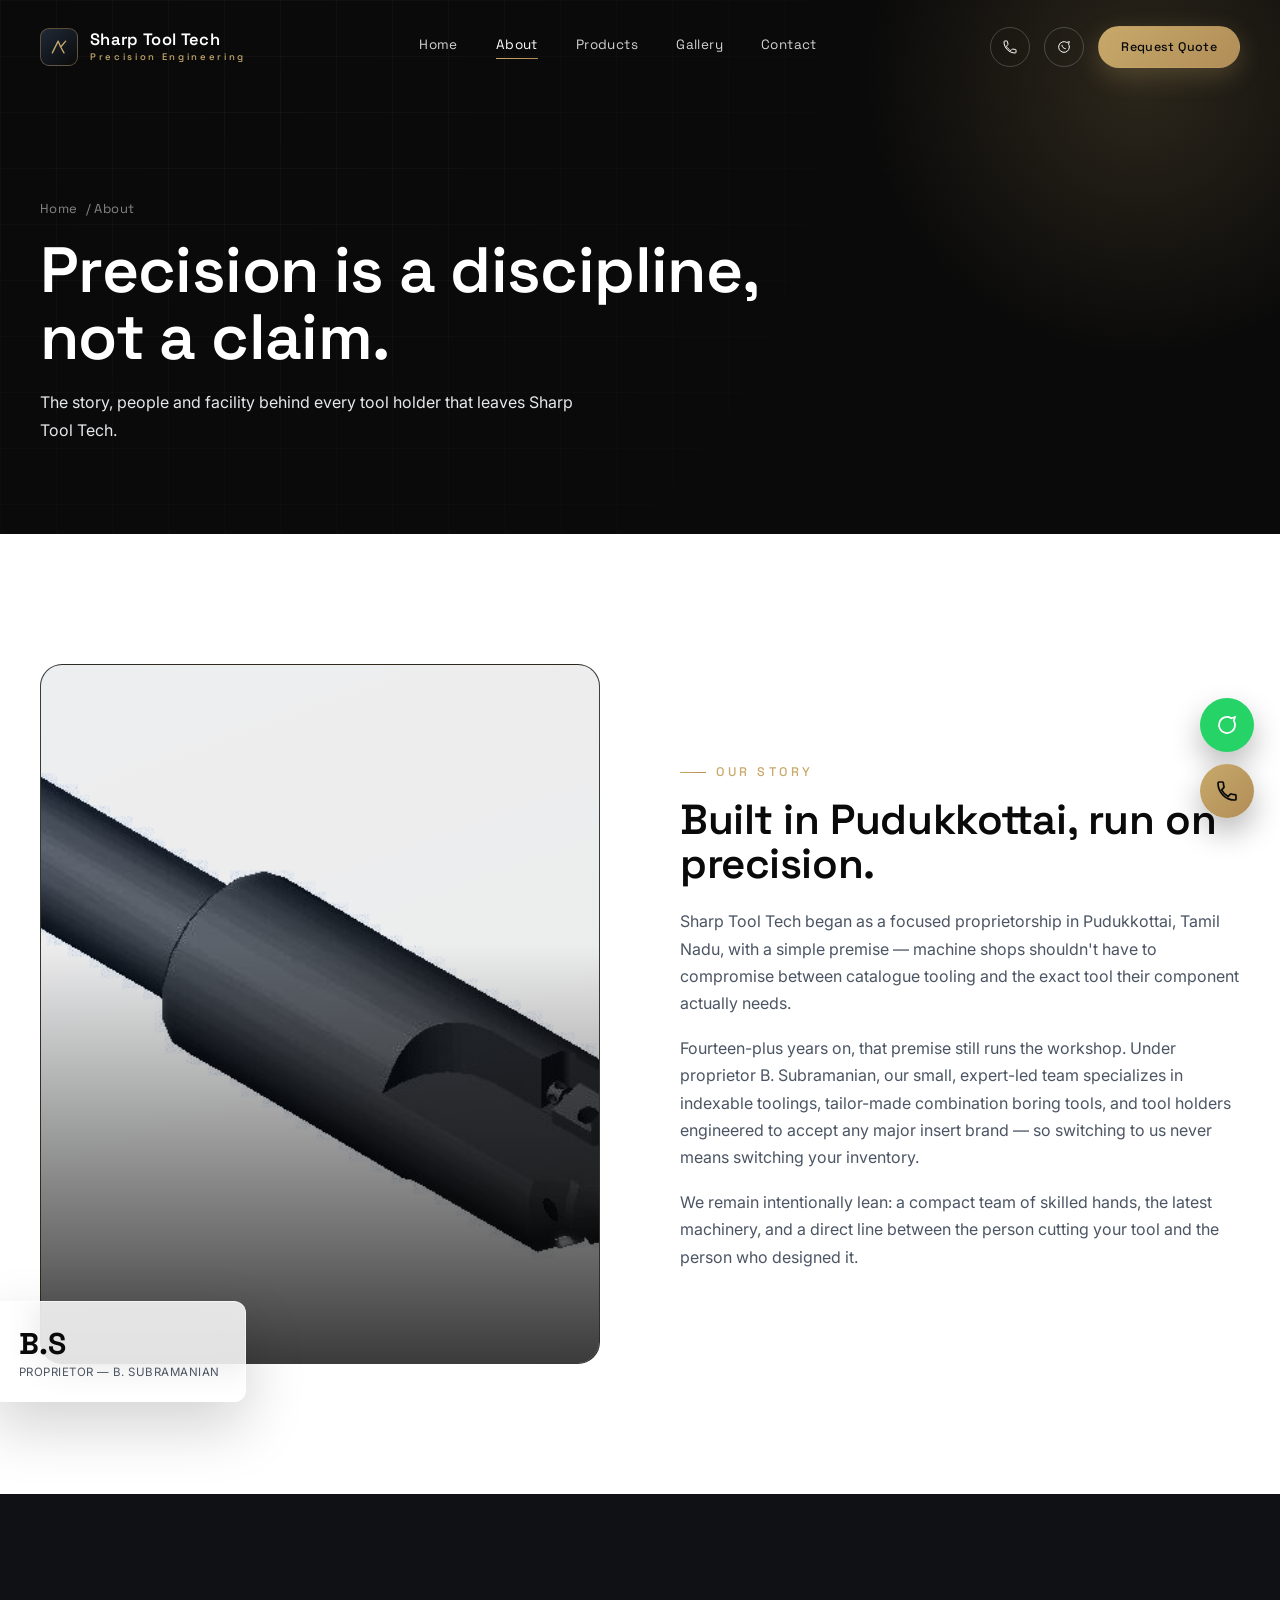
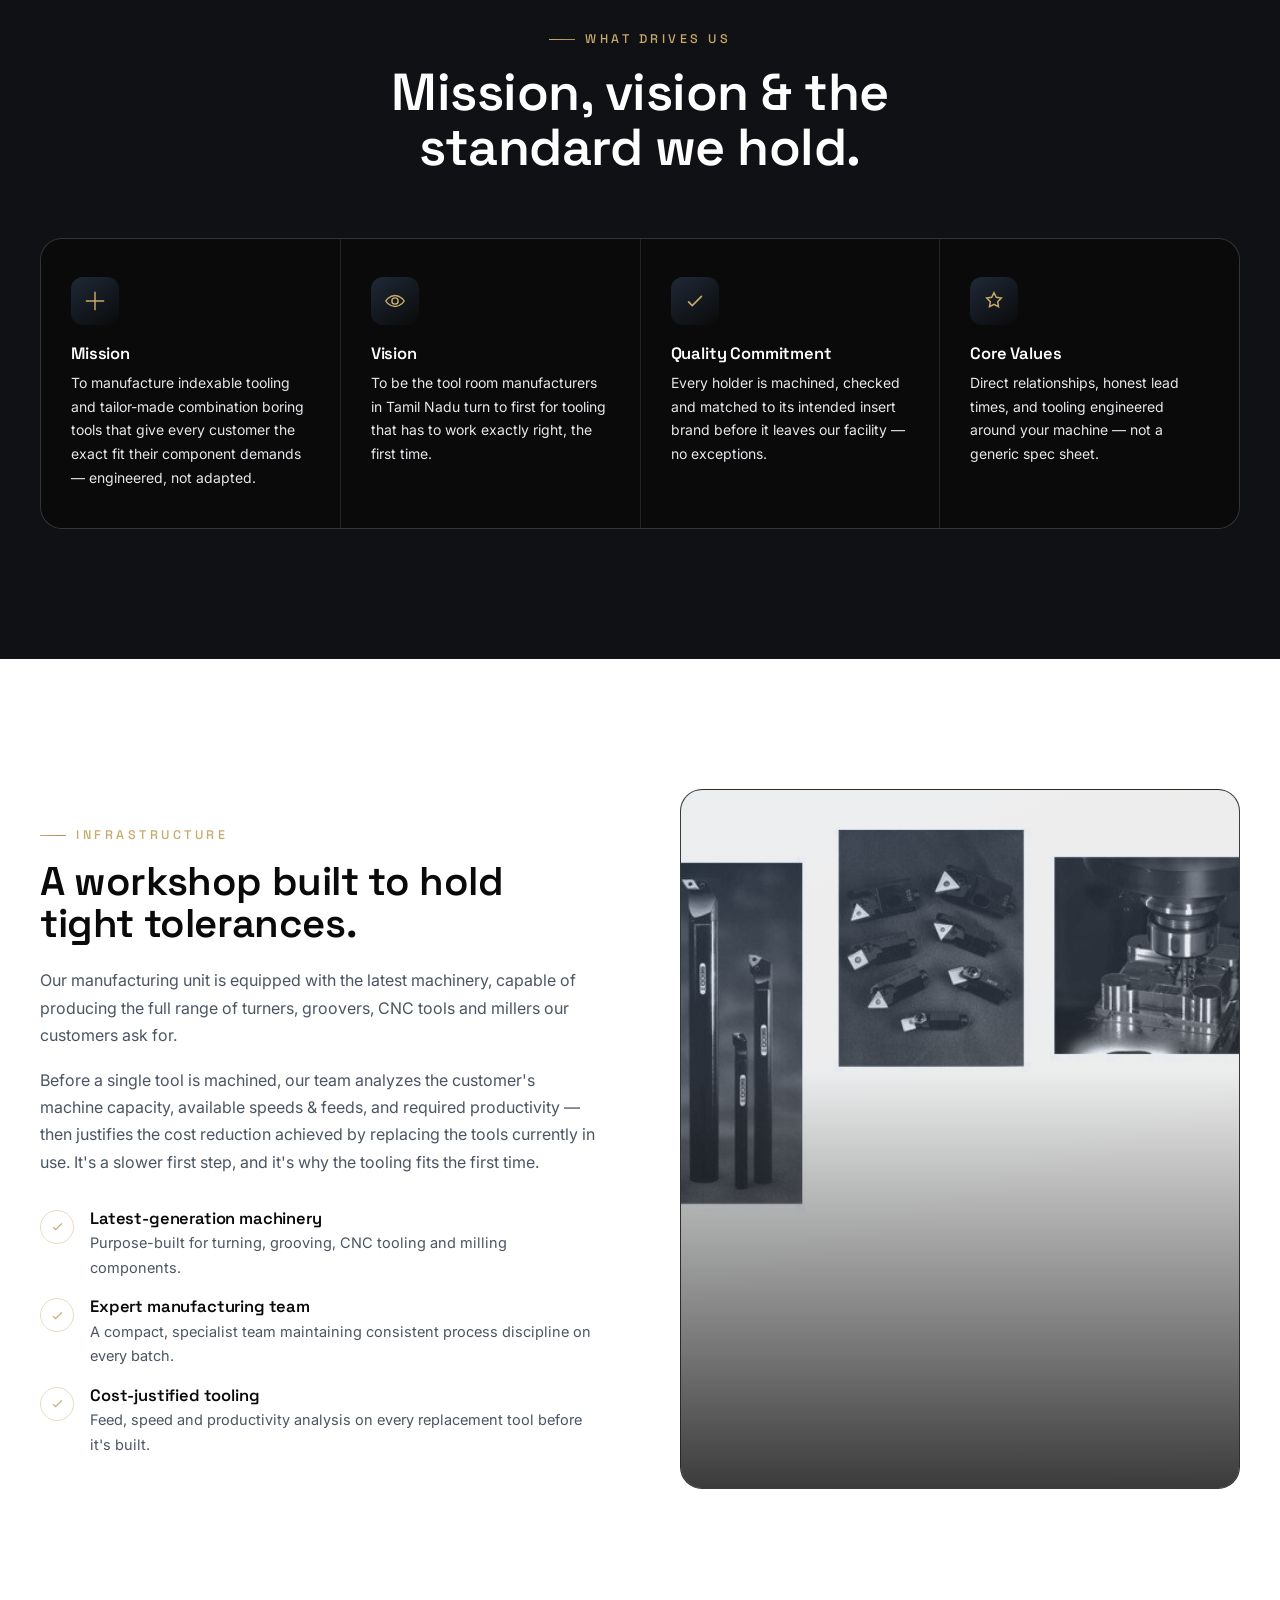
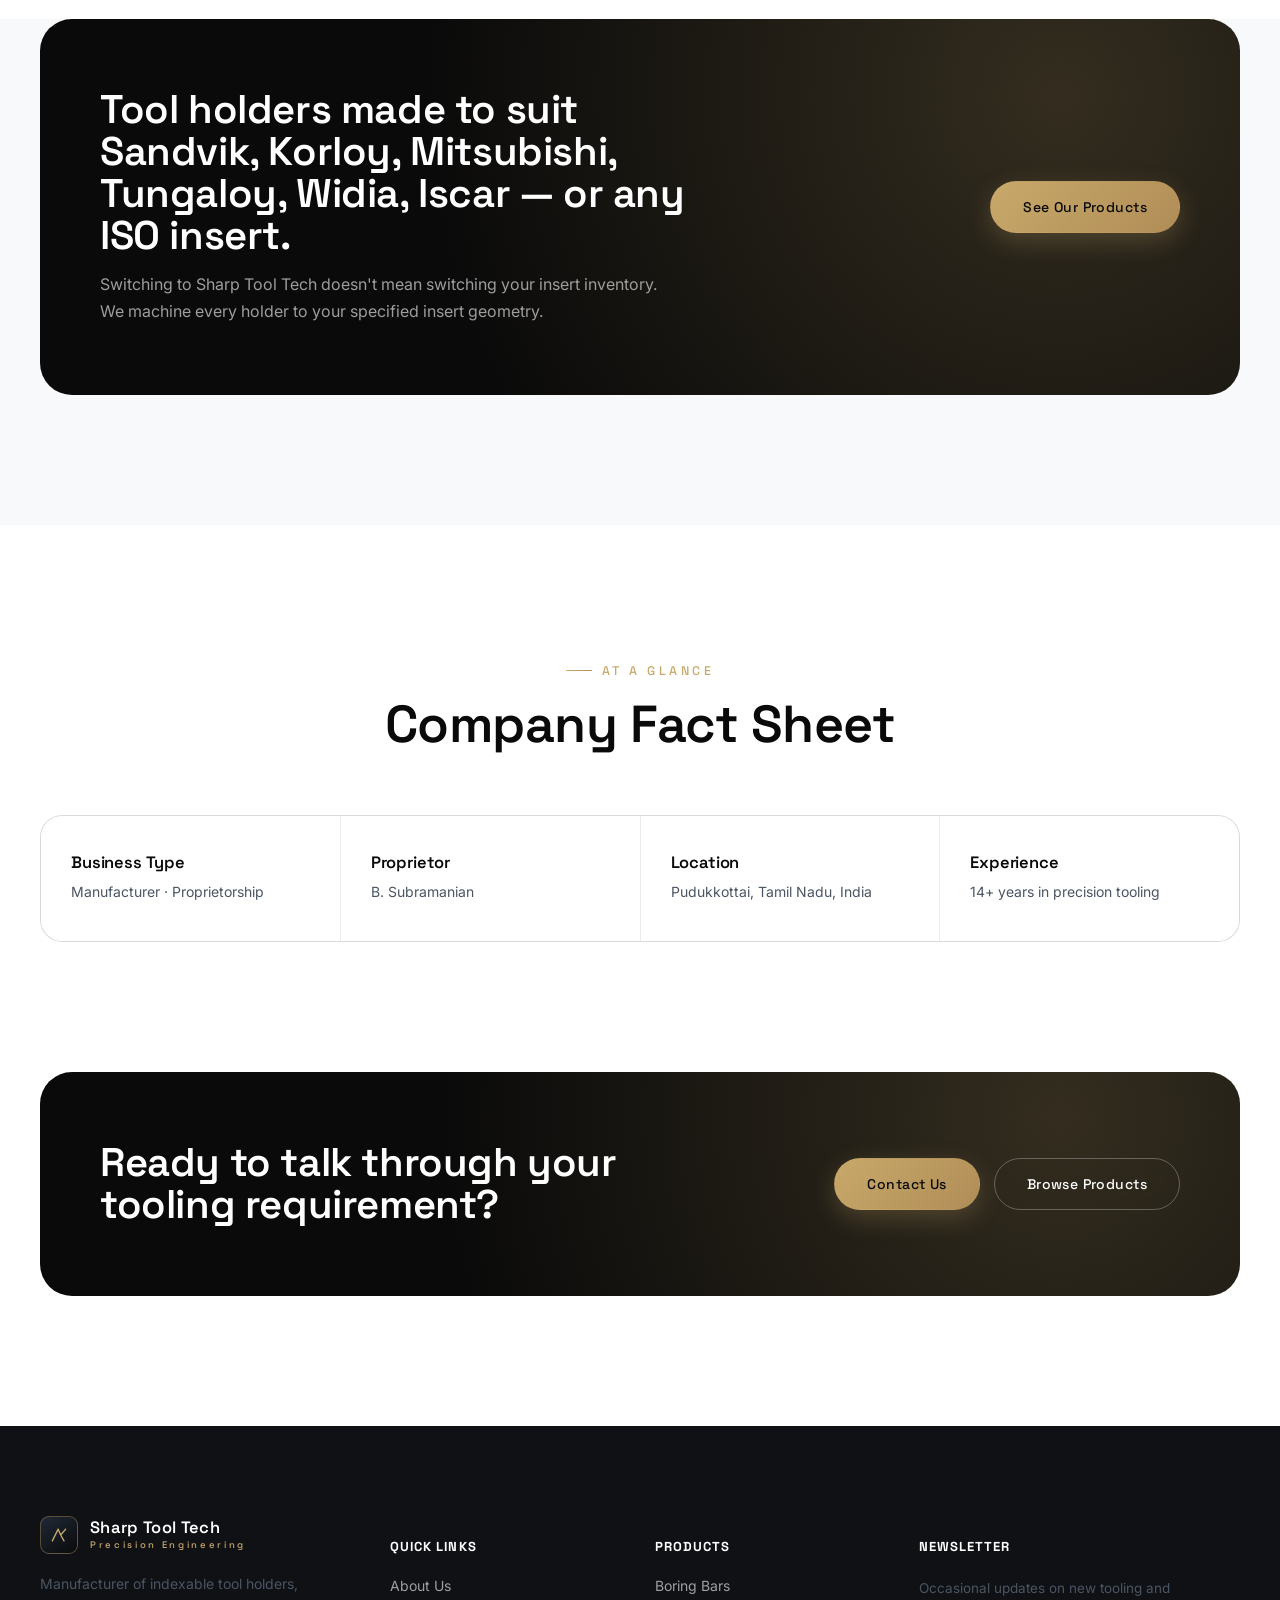
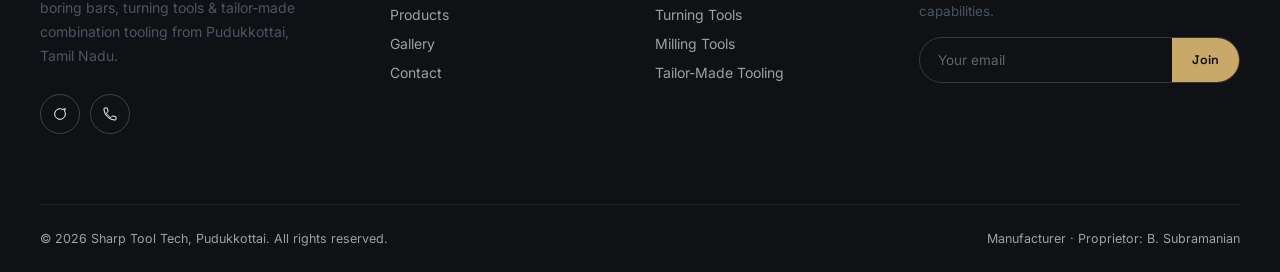
<file: about.html>
<!DOCTYPE html>
<html lang="en">
<head>
<meta charset="UTF-8">
<meta name="viewport" content="width=device-width, initial-scale=1.0">
<title>About Us — Sharp Tool Tech | Precision Tooling Manufacturer, Pudukkottai</title>
<meta name="description" content="Sharp Tool Tech is a Pudukkottai-based manufacturer of indexable tool holders, boring bars and tailor-made combination tooling, led by proprietor B. Subramanian.">
<link rel="icon" href="data:image/svg+xml,<svg xmlns=%22http://www.w3.org/2000/svg%22 viewBox=%220 0 100 100%22><rect width=%22100%22 height=%22100%22 rx=%2222%22 fill=%22%230A0A0A%22/><path d=%22M30 70 L50 30 L70 70%22 stroke=%22%23C8A96A%22 stroke-width=%228%22 fill=%22none%22/></svg>">
<link rel="preconnect" href="https://fonts.googleapis.com">
<link rel="preconnect" href="https://fonts.gstatic.com" crossorigin>
<link href="https://fonts.googleapis.com/css2?family=Space+Grotesk:wght@500;600;700&family=Inter:wght@400;500;600&display=swap" rel="stylesheet">
<link rel="stylesheet" href="style.css">
</head>
<body>

<div id="preloader"><div class="pl-mark">Sharp Tool Tech</div><div class="pl-bar"></div></div>
<div class="progress-bar"></div>

<header class="nav">
  <div class="container">
    <a href="index.html" class="brand">
      <span class="brand-mark"><svg viewBox="0 0 24 24" fill="none"><path d="M4 19L11 5L14 12L20 5M14 12L18 19" stroke="#C8A96A" stroke-width="1.6" stroke-linecap="round" stroke-linejoin="round"/></svg></span>
      <span class="brand-name">Sharp Tool Tech<span>Precision Engineering</span></span>
    </a>
    <nav class="nav-links">
      <a href="index.html">Home</a>
      <a href="about.html" class="active">About</a>
      <a href="products.html">Products</a>
      <a href="gallery.html">Gallery</a>
      <a href="contact.html">Contact</a>
    </nav>
    <div class="nav-actions">
      <a class="icon-btn" href="tel:+918043833142" aria-label="Call"><svg viewBox="0 0 24 24" fill="none"><path d="M6.6 10.8c1.4 2.8 3.8 5.1 6.6 6.6l2.2-2.2c.3-.3.7-.4 1-.2 1.1.4 2.3.6 3.6.6.6 0 1 .4 1 1V20c0 .6-.4 1-1 1C10.6 21 3 13.4 3 4c0-.6.4-1 1-1h3.4c.6 0 1 .4 1 1 0 1.3.2 2.5.6 3.6.1.4 0 .8-.2 1L6.6 10.8z" stroke="currentColor" stroke-width="1.5"/></svg></a>
      <a class="icon-btn" href="https://wa.me/918043833142" target="_blank" rel="noopener" aria-label="WhatsApp"><svg viewBox="0 0 24 24" fill="none"><path d="M20 12a8 8 0 1 1-3.8-6.8L20 4l-1.2 3.7A7.96 7.96 0 0 1 20 12z" stroke="currentColor" stroke-width="1.5"/><path d="M9 9.5c.2 2.6 2.4 4.8 5 5" stroke="currentColor" stroke-width="1.5" stroke-linecap="round"/></svg></a>
      <a href="contact.html" class="btn btn-gold btn-sm">Request Quote</a>
      <button class="nav-burger" aria-label="Open menu"><svg viewBox="0 0 24 24" fill="none"><path d="M4 7h16M4 12h16M4 17h16" stroke="currentColor" stroke-width="1.6" stroke-linecap="round"/></svg></button>
    </div>
  </div>
</header>

<div class="mobile-menu">
  <button class="icon-btn mobile-close" aria-label="Close menu"><svg viewBox="0 0 24 24" fill="none"><path d="M6 6l12 12M18 6L6 18" stroke="currentColor" stroke-width="1.6" stroke-linecap="round"/></svg></button>
  <a href="index.html">Home</a><a href="about.html">About</a><a href="products.html">Products</a><a href="gallery.html">Gallery</a><a href="contact.html">Contact</a>
</div>

<section class="page-header">
  <div class="glow"></div>
  <div class="container">
    <div class="breadcrumb"><a href="index.html">Home</a> / About</div>
    <h1>Precision is a discipline,<br>not a claim.</h1>
    <p>The story, people and facility behind every tool holder that leaves Sharp Tool Tech.</p>
  </div>
</section>

<!-- STORY -->
<section class="section">
  <div class="container">
    <div class="about-grid">
      <div class="about-visual" data-reveal>
        <div class="about-visual-card">
          <img src="tailor-made-4.jpg" alt="Sharp Tool Tech precision tooling">
        </div>
        <div class="about-float-card">
          <div><b>B.S</b><span>Proprietor — B. Subramanian</span></div>
        </div>
      </div>
      <div class="about-copy" data-reveal data-reveal-delay="2">
        <div class="eyebrow">Our Story</div>
        <h2 style="font-size:clamp(30px,3.6vw,42px);color:var(--obsidian);">Built in Pudukkottai, run on precision.</h2>
        <p style="margin-top:22px;font-size:16px;">Sharp Tool Tech began as a focused proprietorship in Pudukkottai, Tamil Nadu, with a simple premise — machine shops shouldn't have to compromise between catalogue tooling and the exact tool their component actually needs.</p>
        <p>Fourteen-plus years on, that premise still runs the workshop. Under proprietor B. Subramanian, our small, expert-led team specializes in indexable toolings, tailor-made combination boring tools, and tool holders engineered to accept any major insert brand — so switching to us never means switching your inventory.</p>
        <p>We remain intentionally lean: a compact team of skilled hands, the latest machinery, and a direct line between the person cutting your tool and the person who designed it.</p>
      </div>
    </div>
  </div>
</section>

<!-- MISSION / VISION / VALUES -->
<section class="section dark dark-carbon">
  <div class="container">
    <div class="section-head center" data-reveal>
      <div class="eyebrow" style="justify-content:center;">What Drives Us</div>
      <h2>Mission, vision &amp; the standard we hold.</h2>
    </div>
    <div class="feature-grid" style="background:rgba(255,255,255,.08);border-color:rgba(255,255,255,.08);">
      <div class="feature-item" style="background:var(--obsidian);" data-reveal>
        <div class="feature-icon"><svg viewBox="0 0 24 24" fill="none"><path d="M12 2v20M2 12h20" stroke="currentColor" stroke-width="1.6"/></svg></div>
        <h4 style="color:#fff;">Mission</h4>
        <p>To manufacture indexable tooling and tailor-made combination boring tools that give every customer the exact fit their component demands — engineered, not adapted.</p>
      </div>
      <div class="feature-item" style="background:var(--obsidian);" data-reveal data-reveal-delay="1">
        <div class="feature-icon"><svg viewBox="0 0 24 24" fill="none"><circle cx="12" cy="12" r="3.4" stroke="currentColor" stroke-width="1.6"/><path d="M2 12s3.5-6 10-6 10 6 10 6-3.5 6-10 6-10-6-10-6z" stroke="currentColor" stroke-width="1.6"/></svg></div>
        <h4 style="color:#fff;">Vision</h4>
        <p>To be the tool room manufacturers in Tamil Nadu turn to first for tooling that has to work exactly right, the first time.</p>
      </div>
      <div class="feature-item" style="background:var(--obsidian);" data-reveal data-reveal-delay="2">
        <div class="feature-icon"><svg viewBox="0 0 24 24" fill="none"><path d="M5 13l4 4L19 7" stroke="currentColor" stroke-width="1.8" stroke-linecap="round" stroke-linejoin="round"/></svg></div>
        <h4 style="color:#fff;">Quality Commitment</h4>
        <p>Every holder is machined, checked and matched to its intended insert brand before it leaves our facility — no exceptions.</p>
      </div>
      <div class="feature-item" style="background:var(--obsidian);" data-reveal data-reveal-delay="3">
        <div class="feature-icon"><svg viewBox="0 0 24 24" fill="none"><path d="M12 3l2.5 5 5.5.8-4 3.9.9 5.5-4.9-2.6-4.9 2.6.9-5.5-4-3.9 5.5-.8L12 3z" stroke="currentColor" stroke-width="1.6"/></svg></div>
        <h4 style="color:#fff;">Core Values</h4>
        <p>Direct relationships, honest lead times, and tooling engineered around your machine — not a generic spec sheet.</p>
      </div>
    </div>
  </div>
</section>

<!-- INFRASTRUCTURE -->
<section class="section">
  <div class="container">
    <div class="about-grid">
      <div class="about-copy" data-reveal>
        <div class="eyebrow">Infrastructure</div>
        <h2 style="font-size:clamp(28px,3.4vw,40px);color:var(--obsidian);">A workshop built to hold tight tolerances.</h2>
        <p style="margin-top:22px;font-size:16px;">Our manufacturing unit is equipped with the latest machinery, capable of producing the full range of turners, groovers, CNC tools and millers our customers ask for.</p>
        <p>Before a single tool is machined, our team analyzes the customer's machine capacity, available speeds &amp; feeds, and required productivity — then justifies the cost reduction achieved by replacing the tools currently in use. It's a slower first step, and it's why the tooling fits the first time.</p>
        <div class="value-list">
          <div class="value-item">
            <div class="value-num"><svg viewBox="0 0 24 24" width="15" height="15" fill="none"><path d="M5 13l4 4L19 7" stroke="currentColor" stroke-width="2"/></svg></div>
            <div><h4>Latest-generation machinery</h4><p>Purpose-built for turning, grooving, CNC tooling and milling components.</p></div>
          </div>
          <div class="value-item">
            <div class="value-num"><svg viewBox="0 0 24 24" width="15" height="15" fill="none"><path d="M5 13l4 4L19 7" stroke="currentColor" stroke-width="2"/></svg></div>
            <div><h4>Expert manufacturing team</h4><p>A compact, specialist team maintaining consistent process discipline on every batch.</p></div>
          </div>
          <div class="value-item">
            <div class="value-num"><svg viewBox="0 0 24 24" width="15" height="15" fill="none"><path d="M5 13l4 4L19 7" stroke="currentColor" stroke-width="2"/></svg></div>
            <div><h4>Cost-justified tooling</h4><p>Feed, speed and productivity analysis on every replacement tool before it's built.</p></div>
          </div>
        </div>
      </div>
      <div class="about-visual" data-reveal data-reveal-delay="2">
        <div class="about-visual-card">
          <img src="turning-tool-5.jpg" alt="Sharp Tool Tech manufacturing facility tooling">
        </div>
      </div>
    </div>
  </div>
</section>

<!-- BRAND COMPATIBILITY -->
<section class="section" style="background:var(--soft-platinum);padding-top:0;">
  <div class="container">
    <div class="cta-strip" data-reveal>
      <div>
        <h3 style="max-width:640px;">Tool holders made to suit Sandvik, Korloy, Mitsubishi, Tungaloy, Widia, Iscar — or any ISO insert.</h3>
        <p style="color:rgba(255,255,255,.6);margin-top:14px;max-width:560px;">Switching to Sharp Tool Tech doesn't mean switching your insert inventory. We machine every holder to your specified insert geometry.</p>
      </div>
      <div class="cta-actions">
        <a href="products.html" class="btn btn-gold">See Our Products</a>
      </div>
    </div>
  </div>
</section>

<!-- COMPANY FACTS -->
<section class="section">
  <div class="container">
    <div class="section-head center" data-reveal>
      <div class="eyebrow" style="justify-content:center;">At a Glance</div>
      <h2>Company Fact Sheet</h2>
    </div>
    <div class="feature-grid">
      <div class="feature-item" data-reveal><h4>Business Type</h4><p>Manufacturer · Proprietorship</p></div>
      <div class="feature-item" data-reveal data-reveal-delay="1"><h4>Proprietor</h4><p>B. Subramanian</p></div>
      <div class="feature-item" data-reveal data-reveal-delay="2"><h4>Location</h4><p>Pudukkottai, Tamil Nadu, India</p></div>
      <div class="feature-item" data-reveal data-reveal-delay="3"><h4>Experience</h4><p>14+ years in precision tooling</p></div>
    </div>
  </div>
</section>

<section class="section" style="padding-top:0;">
  <div class="container">
    <div class="cta-strip">
      <h3>Ready to talk through your tooling requirement?</h3>
      <div class="cta-actions">
        <a href="contact.html" class="btn btn-gold">Contact Us</a>
        <a href="products.html" class="btn btn-ghost">Browse Products</a>
      </div>
    </div>
  </div>
</section>

<footer>
  <div class="container">
    <div class="footer-grid">
      <div class="footer-brand">
        <a href="index.html" class="brand">
          <span class="brand-mark"><svg viewBox="0 0 24 24" fill="none"><path d="M4 19L11 5L14 12L20 5M14 12L18 19" stroke="#C8A96A" stroke-width="1.6" stroke-linecap="round" stroke-linejoin="round"/></svg></span>
          <span class="brand-name" style="color:#fff;">Sharp Tool Tech<span>Precision Engineering</span></span>
        </a>
        <p>Manufacturer of indexable tool holders, boring bars, turning tools &amp; tailor-made combination tooling from Pudukkottai, Tamil Nadu.</p>
        <div class="social-row">
          <a class="icon-btn" href="https://wa.me/918043833142" target="_blank" rel="noopener" aria-label="WhatsApp"><svg viewBox="0 0 24 24" fill="none"><path d="M20 12a8 8 0 1 1-3.8-6.8L20 4l-1.2 3.7A7.96 7.96 0 0 1 20 12z" stroke="currentColor" stroke-width="1.5"/></svg></a>
          <a class="icon-btn" href="tel:+918043833142" aria-label="Call"><svg viewBox="0 0 24 24" fill="none"><path d="M6.6 10.8c1.4 2.8 3.8 5.1 6.6 6.6l2.2-2.2c.3-.3.7-.4 1-.2 1.1.4 2.3.6 3.6.6.6 0 1 .4 1 1V20c0 .6-.4 1-1 1C10.6 21 3 13.4 3 4c0-.6.4-1 1-1h3.4c.6 0 1 .4 1 1 0 1.3.2 2.5.6 3.6.1.4 0 .8-.2 1L6.6 10.8z" stroke="currentColor" stroke-width="1.5"/></svg></a>
        </div>
      </div>
      <div><h5>Quick Links</h5><ul><li><a href="about.html">About Us</a></li><li><a href="products.html">Products</a></li><li><a href="gallery.html">Gallery</a></li><li><a href="contact.html">Contact</a></li></ul></div>
      <div><h5>Products</h5><ul><li><a href="products.html#boring">Boring Bars</a></li><li><a href="products.html#turning">Turning Tools</a></li><li><a href="products.html#milling">Milling Tools</a></li><li><a href="products.html#tailor-made">Tailor-Made Tooling</a></li></ul></div>
      <div>
        <h5>Newsletter</h5>
        <p style="font-size:13.5px;margin-bottom:14px;">Occasional updates on new tooling and capabilities.</p>
        <form class="newsletter-row" data-enquiry onsubmit="return false;"><input type="email" placeholder="Your email" required><button type="submit">Join</button></form>
      </div>
    </div>
    <div class="footer-bottom">
      <span>© 2026 Sharp Tool Tech, Pudukkottai. All rights reserved.</span>
      <span>Manufacturer · Proprietor: B. Subramanian</span>
    </div>
  </div>
</footer>

<div class="float-stack">
  <a class="float-btn float-whatsapp" href="https://wa.me/918043833142" target="_blank" rel="noopener" aria-label="WhatsApp"><svg viewBox="0 0 24 24" fill="none" stroke="currentColor" stroke-width="1.7"><path d="M20 12a8 8 0 1 1-3.8-6.8L20 4l-1.2 3.7A7.96 7.96 0 0 1 20 12z"/></svg></a>
  <a class="float-btn float-call" href="tel:+918043833142" aria-label="Call"><svg viewBox="0 0 24 24" fill="none" stroke="currentColor" stroke-width="1.7"><path d="M6.6 10.8c1.4 2.8 3.8 5.1 6.6 6.6l2.2-2.2c.3-.3.7-.4 1-.2 1.1.4 2.3.6 3.6.6.6 0 1 .4 1 1V20c0 .6-.4 1-1 1C10.6 21 3 13.4 3 4c0-.6.4-1 1-1h3.4c.6 0 1 .4 1 1 0 1.3.2 2.5.6 3.6.1.4 0 .8-.2 1L6.6 10.8z"/></svg></a>
  <button class="float-top" aria-label="Back to top"><svg viewBox="0 0 24 24" fill="none" stroke="currentColor" stroke-width="1.8"><path d="M12 19V5M5 12l7-7 7 7"/></svg></button>
</div>

<script src="main.js"></script>
</body>
</html>
</file>
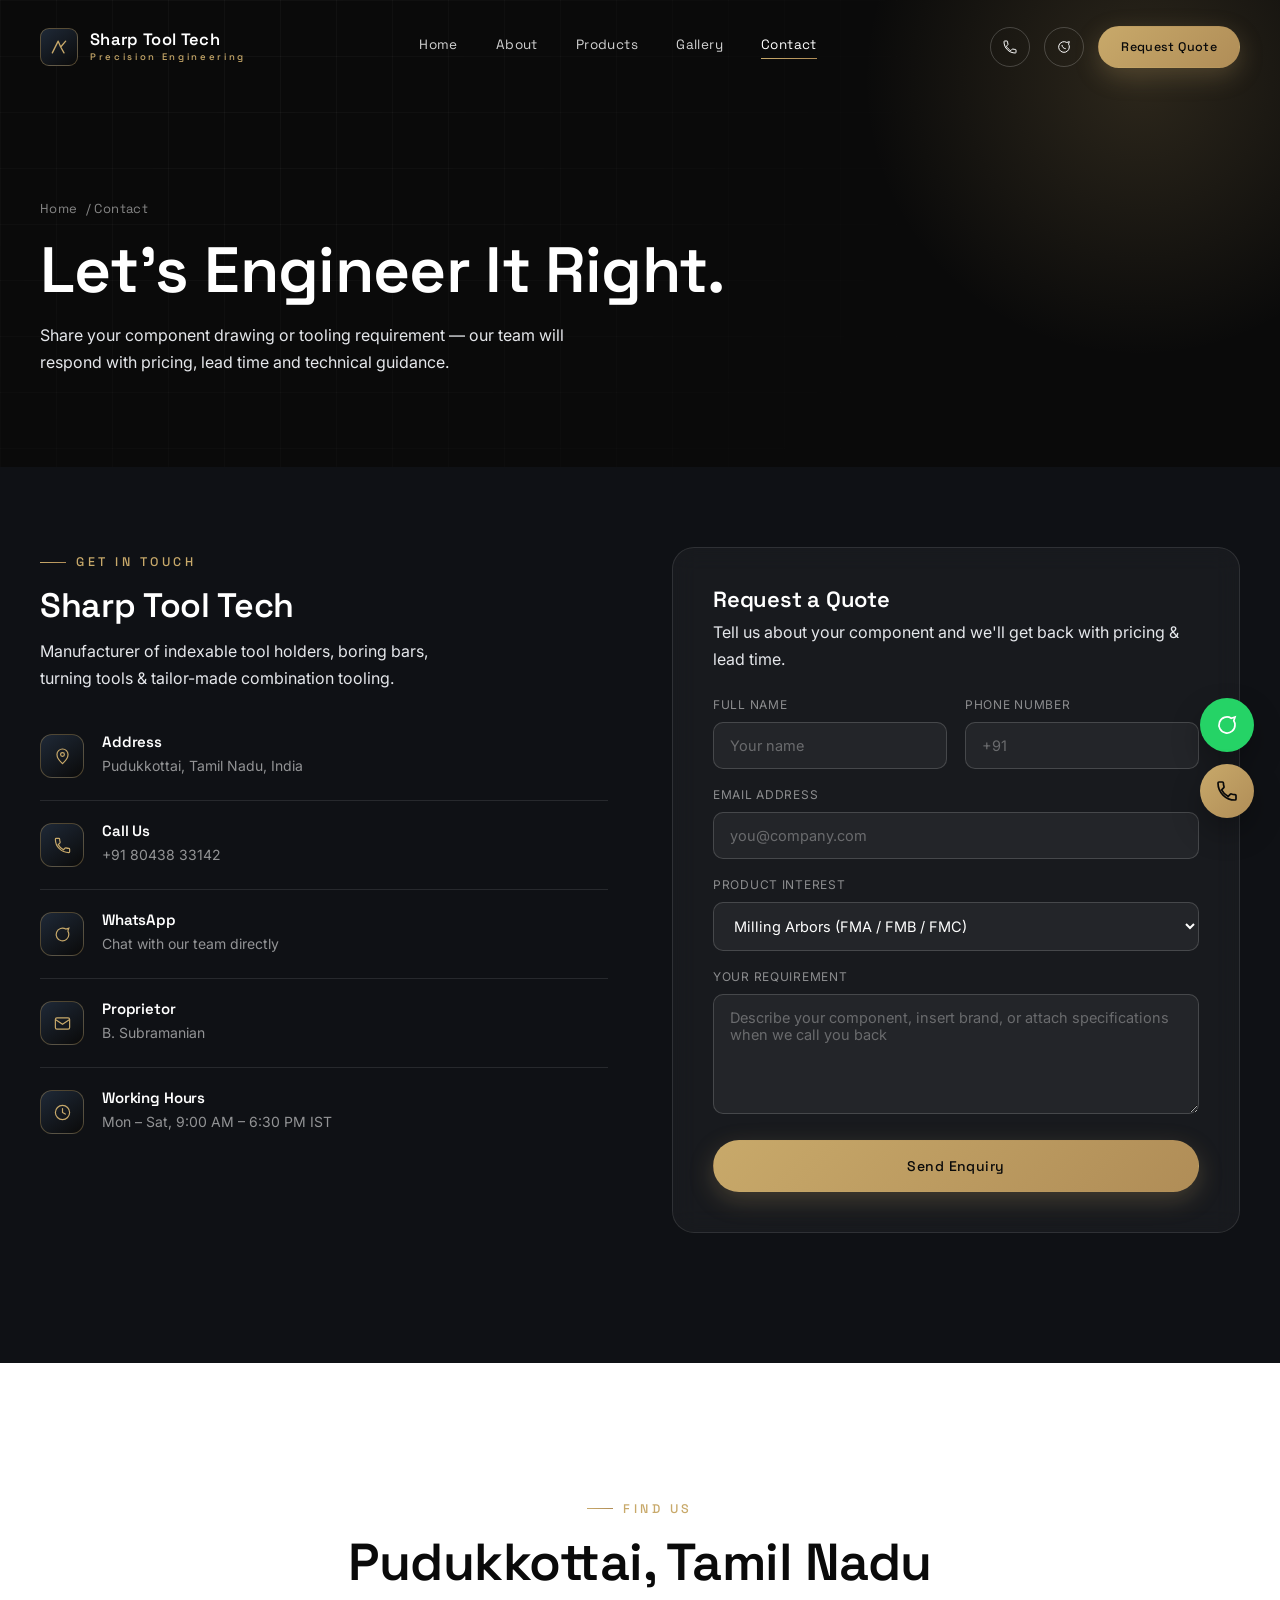
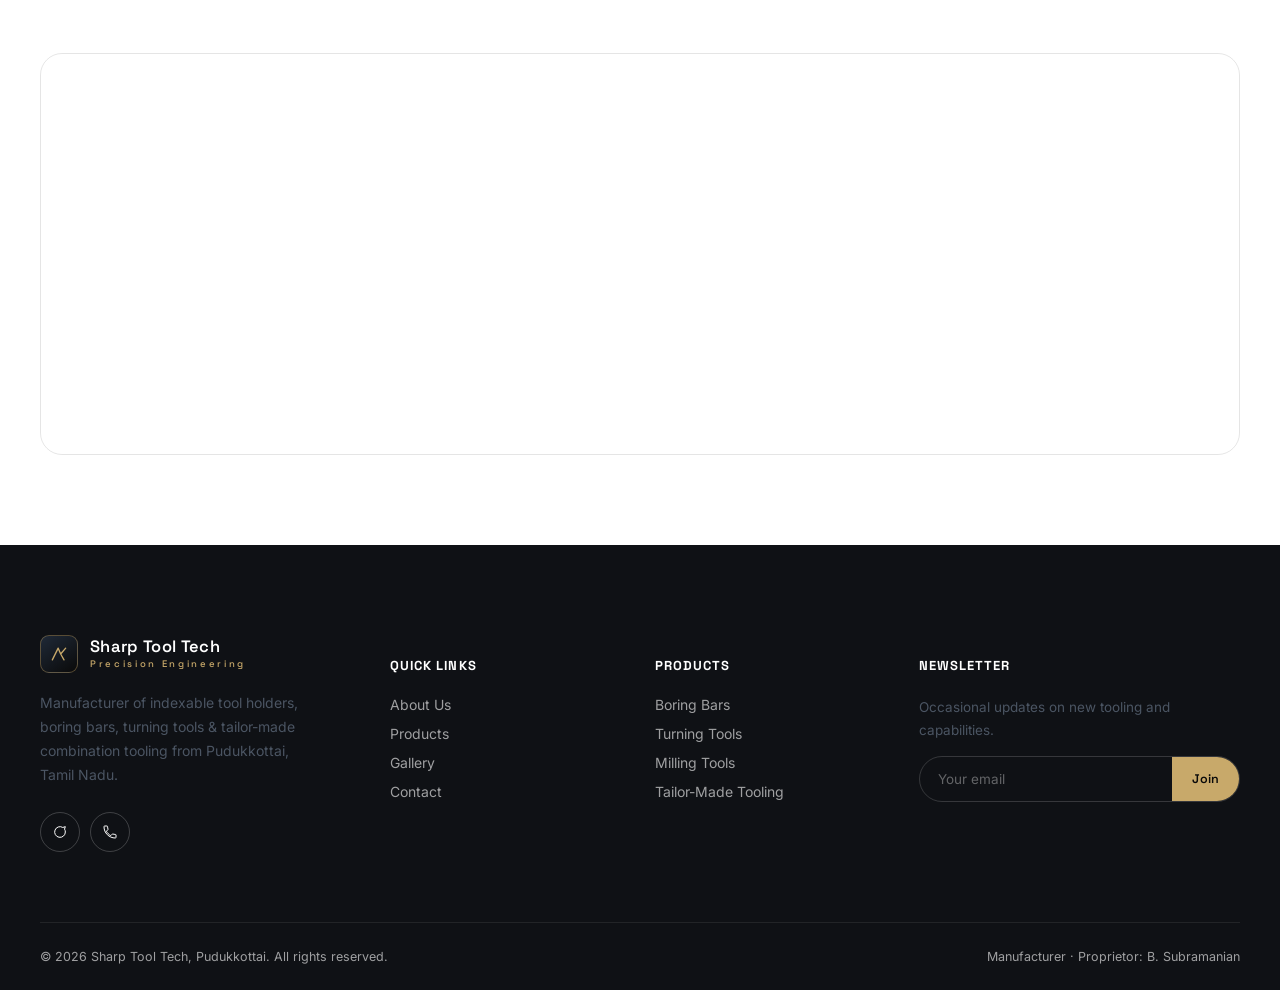
<file: contact.html>
<!DOCTYPE html>
<html lang="en">
<head>
<meta charset="UTF-8">
<meta name="viewport" content="width=device-width, initial-scale=1.0">
<title>Contact Us — Request a Quote | Sharp Tool Tech, Pudukkottai</title>
<meta name="description" content="Get in touch with Sharp Tool Tech for precision tool holders, boring bars, turning tools and tailor-made combination boring solutions. Call, WhatsApp or send an enquiry.">
<link rel="icon" href="data:image/svg+xml,<svg xmlns=%22http://www.w3.org/2000/svg%22 viewBox=%220 0 100 100%22><rect width=%22100%22 height=%22100%22 rx=%2222%22 fill=%22%230A0A0A%22/><path d=%22M30 70 L50 30 L70 70%22 stroke=%22%23C8A96A%22 stroke-width=%228%22 fill=%22none%22/></svg>">
<link rel="preconnect" href="https://fonts.googleapis.com">
<link rel="preconnect" href="https://fonts.gstatic.com" crossorigin>
<link href="https://fonts.googleapis.com/css2?family=Space+Grotesk:wght@500;600;700&family=Inter:wght@400;500;600&display=swap" rel="stylesheet">
<link rel="stylesheet" href="style.css">
</head>
<body>

<div id="preloader"><div class="pl-mark">Sharp Tool Tech</div><div class="pl-bar"></div></div>
<div class="progress-bar"></div>

<header class="nav">
  <div class="container">
    <a href="index.html" class="brand">
      <span class="brand-mark"><svg viewBox="0 0 24 24" fill="none"><path d="M4 19L11 5L14 12L20 5M14 12L18 19" stroke="#C8A96A" stroke-width="1.6" stroke-linecap="round" stroke-linejoin="round"/></svg></span>
      <span class="brand-name">Sharp Tool Tech<span>Precision Engineering</span></span>
    </a>
    <nav class="nav-links">
      <a href="index.html">Home</a>
      <a href="about.html">About</a>
      <a href="products.html">Products</a>
      <a href="gallery.html">Gallery</a>
      <a href="contact.html" class="active">Contact</a>
    </nav>
    <div class="nav-actions">
      <a class="icon-btn" href="tel:+918043833142" aria-label="Call"><svg viewBox="0 0 24 24" fill="none"><path d="M6.6 10.8c1.4 2.8 3.8 5.1 6.6 6.6l2.2-2.2c.3-.3.7-.4 1-.2 1.1.4 2.3.6 3.6.6.6 0 1 .4 1 1V20c0 .6-.4 1-1 1C10.6 21 3 13.4 3 4c0-.6.4-1 1-1h3.4c.6 0 1 .4 1 1 0 1.3.2 2.5.6 3.6.1.4 0 .8-.2 1L6.6 10.8z" stroke="currentColor" stroke-width="1.5"/></svg></a>
      <a class="icon-btn" href="https://wa.me/918043833142" target="_blank" rel="noopener" aria-label="WhatsApp"><svg viewBox="0 0 24 24" fill="none"><path d="M20 12a8 8 0 1 1-3.8-6.8L20 4l-1.2 3.7A7.96 7.96 0 0 1 20 12z" stroke="currentColor" stroke-width="1.5"/><path d="M9 9.5c.2 2.6 2.4 4.8 5 5" stroke="currentColor" stroke-width="1.5" stroke-linecap="round"/></svg></a>
      <a href="contact.html" class="btn btn-gold btn-sm">Request Quote</a>
      <button class="nav-burger" aria-label="Open menu"><svg viewBox="0 0 24 24" fill="none"><path d="M4 7h16M4 12h16M4 17h16" stroke="currentColor" stroke-width="1.6" stroke-linecap="round"/></svg></button>
    </div>
  </div>
</header>

<div class="mobile-menu">
  <button class="icon-btn mobile-close" aria-label="Close menu"><svg viewBox="0 0 24 24" fill="none"><path d="M6 6l12 12M18 6L6 18" stroke="currentColor" stroke-width="1.6" stroke-linecap="round"/></svg></button>
  <a href="index.html">Home</a><a href="about.html">About</a><a href="products.html">Products</a><a href="gallery.html">Gallery</a><a href="contact.html">Contact</a>
</div>

<section class="page-header">
  <div class="glow"></div>
  <div class="container">
    <div class="breadcrumb"><a href="index.html">Home</a> / Contact</div>
    <h1>Let's Engineer It Right.</h1>
    <p>Share your component drawing or tooling requirement — our team will respond with pricing, lead time and technical guidance.</p>
  </div>
</section>

<section class="section dark dark-carbon" style="padding-top:80px;">
  <div class="container">
    <div class="contact-grid">

      <!-- INFO -->
      <div data-reveal>
        <div class="eyebrow">Get In Touch</div>
        <h2 style="color:#fff;font-size:clamp(26px,3vw,34px);">Sharp Tool Tech</h2>
        <p style="margin-top:14px;max-width:420px;">Manufacturer of indexable tool holders, boring bars, turning tools &amp; tailor-made combination tooling.</p>

        <div style="margin-top:20px;">
          <div class="contact-info-item">
            <div class="ico"><svg viewBox="0 0 24 24" fill="none"><path d="M12 21s-7-6.2-7-11.5A7 7 0 0 1 19 9.5C19 14.8 12 21 12 21z" stroke="currentColor" stroke-width="1.5"/><circle cx="12" cy="9.5" r="2.4" stroke="currentColor" stroke-width="1.5"/></svg></div>
            <div><h4>Address</h4><p>Pudukkottai, Tamil Nadu, India</p></div>
          </div>
          <div class="contact-info-item">
            <div class="ico"><svg viewBox="0 0 24 24" fill="none"><path d="M6.6 10.8c1.4 2.8 3.8 5.1 6.6 6.6l2.2-2.2c.3-.3.7-.4 1-.2 1.1.4 2.3.6 3.6.6.6 0 1 .4 1 1V20c0 .6-.4 1-1 1C10.6 21 3 13.4 3 4c0-.6.4-1 1-1h3.4c.6 0 1 .4 1 1 0 1.3.2 2.5.6 3.6.1.4 0 .8-.2 1L6.6 10.8z" stroke="currentColor" stroke-width="1.5"/></svg></div>
            <div><h4>Call Us</h4><p>+91 80438 33142</p></div>
          </div>
          <div class="contact-info-item">
            <div class="ico"><svg viewBox="0 0 24 24" fill="none"><path d="M20 12a8 8 0 1 1-3.8-6.8L20 4l-1.2 3.7A7.96 7.96 0 0 1 20 12z" stroke="currentColor" stroke-width="1.5"/></svg></div>
            <div><h4>WhatsApp</h4><p>Chat with our team directly</p></div>
          </div>
          <div class="contact-info-item">
            <div class="ico"><svg viewBox="0 0 24 24" fill="none"><rect x="3" y="5" width="18" height="14" rx="2" stroke="currentColor" stroke-width="1.5"/><path d="M3 7l9 6 9-6" stroke="currentColor" stroke-width="1.5"/></svg></div>
            <div><h4>Proprietor</h4><p>B. Subramanian</p></div>
          </div>
          <div class="contact-info-item" style="border-bottom:none;">
            <div class="ico"><svg viewBox="0 0 24 24" fill="none"><circle cx="12" cy="12" r="9" stroke="currentColor" stroke-width="1.5"/><path d="M12 7v5l3.5 2" stroke="currentColor" stroke-width="1.5" stroke-linecap="round"/></svg></div>
            <div><h4>Working Hours</h4><p>Mon – Sat, 9:00 AM – 6:30 PM IST</p></div>
          </div>
        </div>
      </div>

      <!-- FORM -->
      <div class="contact-card" data-reveal data-reveal-delay="2">
        <h3 style="color:#fff;font-size:22px;margin-bottom:8px;">Request a Quote</h3>
        <p style="margin-bottom:24px;">Tell us about your component and we'll get back with pricing &amp; lead time.</p>
        <form data-enquiry onsubmit="return false;">
          <div class="form-grid">
            <div class="field"><label>Full Name</label><input type="text" placeholder="Your name" required></div>
            <div class="field"><label>Phone Number</label><input type="tel" placeholder="+91" required></div>
            <div class="field full"><label>Email Address</label><input type="email" placeholder="you@company.com" required></div>
            <div class="field full">
              <label>Product Interest</label>
              <select>
                <option>Milling Arbors (FMA / FMB / FMC)</option>
                <option>T-Slot Cutter</option>
                <option>Side &amp; Face Milling Cutters</option>
                <option>Rough / Micro Boring Bar</option>
                <option>Turning Tool — External / Internal</option>
                <option>U-Drills</option>
                <option>Tailor Made Combination Boring Bar</option>
                <option>Other / Not Sure</option>
              </select>
            </div>
            <div class="field full"><label>Your Requirement</label><textarea placeholder="Describe your component, insert brand, or attach specifications when we call you back"></textarea></div>
          </div>
          <button type="submit" class="btn btn-gold" style="width:100%;margin-top:22px;">Send Enquiry</button>
        </form>
      </div>
    </div>
  </div>
</section>

<section class="section" style="padding-bottom:0;">
  <div class="container">
    <div class="section-head center">
      <div class="eyebrow" style="justify-content:center;">Find Us</div>
      <h2>Pudukkottai, Tamil Nadu</h2>
    </div>
    <div class="map-wrap" data-reveal>
      <iframe src="https://www.google.com/maps?q=Pudukkottai,Tamil%20Nadu&output=embed" loading="lazy" referrerpolicy="no-referrer-when-downgrade" title="Sharp Tool Tech location map"></iframe>
    </div>
  </div>
</section>

<footer style="margin-top:90px;">
  <div class="container">
    <div class="footer-grid">
      <div class="footer-brand">
        <a href="index.html" class="brand">
          <span class="brand-mark"><svg viewBox="0 0 24 24" fill="none"><path d="M4 19L11 5L14 12L20 5M14 12L18 19" stroke="#C8A96A" stroke-width="1.6" stroke-linecap="round" stroke-linejoin="round"/></svg></span>
          <span class="brand-name" style="color:#fff;">Sharp Tool Tech<span>Precision Engineering</span></span>
        </a>
        <p>Manufacturer of indexable tool holders, boring bars, turning tools &amp; tailor-made combination tooling from Pudukkottai, Tamil Nadu.</p>
        <div class="social-row">
          <a class="icon-btn" href="https://wa.me/918043833142" target="_blank" rel="noopener" aria-label="WhatsApp"><svg viewBox="0 0 24 24" fill="none"><path d="M20 12a8 8 0 1 1-3.8-6.8L20 4l-1.2 3.7A7.96 7.96 0 0 1 20 12z" stroke="currentColor" stroke-width="1.5"/></svg></a>
          <a class="icon-btn" href="tel:+918043833142" aria-label="Call"><svg viewBox="0 0 24 24" fill="none"><path d="M6.6 10.8c1.4 2.8 3.8 5.1 6.6 6.6l2.2-2.2c.3-.3.7-.4 1-.2 1.1.4 2.3.6 3.6.6.6 0 1 .4 1 1V20c0 .6-.4 1-1 1C10.6 21 3 13.4 3 4c0-.6.4-1 1-1h3.4c.6 0 1 .4 1 1 0 1.3.2 2.5.6 3.6.1.4 0 .8-.2 1L6.6 10.8z" stroke="currentColor" stroke-width="1.5"/></svg></a>
        </div>
      </div>
      <div><h5>Quick Links</h5><ul><li><a href="about.html">About Us</a></li><li><a href="products.html">Products</a></li><li><a href="gallery.html">Gallery</a></li><li><a href="contact.html">Contact</a></li></ul></div>
      <div><h5>Products</h5><ul><li><a href="products.html#boring">Boring Bars</a></li><li><a href="products.html#turning">Turning Tools</a></li><li><a href="products.html#milling">Milling Tools</a></li><li><a href="products.html#tailor-made">Tailor-Made Tooling</a></li></ul></div>
      <div>
        <h5>Newsletter</h5>
        <p style="font-size:13.5px;margin-bottom:14px;">Occasional updates on new tooling and capabilities.</p>
        <form class="newsletter-row" data-enquiry onsubmit="return false;"><input type="email" placeholder="Your email" required><button type="submit">Join</button></form>
      </div>
    </div>
    <div class="footer-bottom">
      <span>© 2026 Sharp Tool Tech, Pudukkottai. All rights reserved.</span>
      <span>Manufacturer · Proprietor: B. Subramanian</span>
    </div>
  </div>
</footer>

<div class="float-stack">
  <a class="float-btn float-whatsapp" href="https://wa.me/918043833142" target="_blank" rel="noopener" aria-label="WhatsApp"><svg viewBox="0 0 24 24" fill="none" stroke="currentColor" stroke-width="1.7"><path d="M20 12a8 8 0 1 1-3.8-6.8L20 4l-1.2 3.7A7.96 7.96 0 0 1 20 12z"/></svg></a>
  <a class="float-btn float-call" href="tel:+918043833142" aria-label="Call"><svg viewBox="0 0 24 24" fill="none" stroke="currentColor" stroke-width="1.7"><path d="M6.6 10.8c1.4 2.8 3.8 5.1 6.6 6.6l2.2-2.2c.3-.3.7-.4 1-.2 1.1.4 2.3.6 3.6.6.6 0 1 .4 1 1V20c0 .6-.4 1-1 1C10.6 21 3 13.4 3 4c0-.6.4-1 1-1h3.4c.6 0 1 .4 1 1 0 1.3.2 2.5.6 3.6.1.4 0 .8-.2 1L6.6 10.8z"/></svg></a>
  <button class="float-top" aria-label="Back to top"><svg viewBox="0 0 24 24" fill="none" stroke="currentColor" stroke-width="1.8"><path d="M12 19V5M5 12l7-7 7 7"/></svg></button>
</div>

<script src="main.js"></script>
</body>
</html>
</file>
<file: style.css>
/* =========================================================
   SHARP TOOL TECH — Design System
   Obsidian / Gunmetal / Champagne Gold — Precision Engineering
   ========================================================= */

:root{
  /* Primary */
  --obsidian:#0A0A0A;
  --charcoal:#111827;
  --gunmetal:#1F2937;

  /* Secondary */
  --titanium:#4B5563;
  --graphite:#374151;
  --platinum:#E5E7EB;

  /* Accent */
  --gold:#C8A96A;
  --brass:#B08D57;

  /* Background */
  --white:#FFFFFF;
  --soft-platinum:#F8F9FA;
  --dark-carbon:#0F1115;

  /* Text */
  --text-black:#0A0A0A;
  --text-slate:#4B5563;
  --text-white:#FFFFFF;

  /* Type */
  --font-head:'Space Grotesk', sans-serif;
  --font-body:'Inter', sans-serif;

  /* Motion */
  --ease:cubic-bezier(.16,.84,.44,1);
  --fast:.35s var(--ease);
  --slow:1.1s var(--ease);

  --radius:22px;
  --radius-sm:12px;
  --container:1360px;
}

*,*::before,*::after{box-sizing:border-box;}
html{scroll-behavior:smooth;}
body{
  margin:0;
  font-family:var(--font-body);
  background:var(--white);
  color:var(--text-black);
  -webkit-font-smoothing:antialiased;
  overflow-x:hidden;
}
img{max-width:100%;display:block;}
a{color:inherit;text-decoration:none;}
ul{list-style:none;margin:0;padding:0;}
button{font-family:inherit;cursor:pointer;}
input,textarea,select{font-family:inherit;}

::selection{background:var(--gold);color:var(--obsidian);}

.container{
  width:100%;
  max-width:var(--container);
  margin:0 auto;
  padding:0 40px;
}
@media(max-width:768px){ .container{padding:0 22px;} }

/* ---------- Reveal on scroll ---------- */
[data-reveal]{opacity:0;transform:translateY(36px);transition:opacity 1s var(--ease),transform 1s var(--ease);}
[data-reveal].is-visible{opacity:1;transform:translateY(0);}
[data-reveal-delay="1"]{transition-delay:.1s;}
[data-reveal-delay="2"]{transition-delay:.2s;}
[data-reveal-delay="3"]{transition-delay:.3s;}
[data-reveal-delay="4"]{transition-delay:.4s;}

/* ---------- Eyebrow / Section labels ---------- */
.eyebrow{
  display:inline-flex;
  align-items:center;
  gap:10px;
  font-family:var(--font-head);
  font-size:12.5px;
  letter-spacing:.28em;
  text-transform:uppercase;
  color:var(--gold);
  font-weight:500;
  margin-bottom:18px;
}
.eyebrow::before{
  content:"";
  width:26px;height:1px;
  background:linear-gradient(90deg,var(--gold),var(--brass));
}

h1,h2,h3,h4{
  font-family:var(--font-head);
  font-weight:600;
  line-height:1.05;
  margin:0;
  letter-spacing:-.01em;
}
p{margin:0;line-height:1.7;color:var(--text-slate);}

.section{padding:130px 0;}
@media(max-width:900px){ .section{padding:88px 0;} }

.section-head{max-width:680px;margin-bottom:64px;}
.section-head.center{margin-left:auto;margin-right:auto;text-align:center;}
.section-head h2{font-size:clamp(32px,4.2vw,52px);color:var(--obsidian);}
.section-head p{margin-top:20px;font-size:17px;}

.dark{background:var(--obsidian);color:var(--text-white);}
.dark p{color:var(--platinum);}
.dark .section-head h2{color:var(--text-white);}
.dark-carbon{background:var(--dark-carbon);}

/* ---------- Buttons ---------- */
.btn{
  display:inline-flex;align-items:center;justify-content:center;gap:10px;
  padding:16px 32px;
  border-radius:100px;
  font-family:var(--font-head);
  font-size:14px;
  font-weight:500;
  letter-spacing:.03em;
  border:1px solid transparent;
  transition:transform var(--fast),background var(--fast),border-color var(--fast),color var(--fast),box-shadow var(--fast);
  white-space:nowrap;
}
.btn-gold{
  background:linear-gradient(135deg,var(--gold),var(--brass));
  color:var(--obsidian);
  box-shadow:0 8px 24px rgba(200,169,106,.25);
}
.btn-gold:hover{transform:translateY(-3px);box-shadow:0 14px 32px rgba(200,169,106,.38);}

.btn-ghost{
  background:transparent;
  color:var(--text-white);
  border-color:rgba(255,255,255,.28);
  backdrop-filter:blur(6px);
}
.btn-ghost:hover{border-color:var(--gold);color:var(--gold);transform:translateY(-3px);}

.btn-outline-dark{
  background:transparent;
  color:var(--obsidian);
  border-color:rgba(10,10,10,.2);
}
.btn-outline-dark:hover{border-color:var(--obsidian);transform:translateY(-3px);}

.btn-sm{padding:12px 22px;font-size:12.5px;}

.text-link{
  display:inline-flex;align-items:center;gap:8px;
  font-family:var(--font-head);
  font-size:13.5px;letter-spacing:.04em;
  color:var(--gold);
  border-bottom:1px solid rgba(200,169,106,.35);
  padding-bottom:3px;
  transition:gap var(--fast),border-color var(--fast);
}
.text-link:hover{gap:13px;border-color:var(--gold);}
.text-link svg{width:14px;height:14px;transition:transform var(--fast);}
.text-link:hover svg{transform:translateX(3px);}

/* =========================================================
   PRELOADER
   ========================================================= */
#preloader{
  position:fixed;inset:0;z-index:9999;
  background:var(--obsidian);
  display:flex;flex-direction:column;align-items:center;justify-content:center;
  gap:22px;
  transition:opacity .7s var(--ease),visibility .7s var(--ease);
}
#preloader.hide{opacity:0;visibility:hidden;pointer-events:none;}
.pl-mark{font-family:var(--font-head);font-size:13px;letter-spacing:.4em;color:var(--gold);text-transform:uppercase;}
.pl-bar{width:220px;height:1px;background:rgba(255,255,255,.12);position:relative;overflow:hidden;}
.pl-bar::after{
  content:"";position:absolute;left:0;top:0;bottom:0;width:0%;
  background:linear-gradient(90deg,var(--gold),var(--brass));
  animation:plfill 1.6s var(--ease) forwards;
}
@keyframes plfill{to{width:100%;}}

/* =========================================================
   NAVIGATION
   ========================================================= */
.nav{
  position:fixed;top:0;left:0;right:0;z-index:1000;
  padding:26px 0;
  transition:background var(--fast),padding var(--fast),border-color var(--fast);
  border-bottom:1px solid transparent;
}
.nav.scrolled{
  background:rgba(10,10,10,.86);
  backdrop-filter:blur(14px) saturate(140%);
  padding:16px 0;
  border-color:rgba(255,255,255,.06);
}
.nav .container{display:flex;align-items:center;justify-content:space-between;gap:24px;}
.brand{display:flex;align-items:center;gap:12px;font-family:var(--font-head);color:var(--text-white);}
.brand-mark{
  width:38px;height:38px;border-radius:9px;
  display:flex;align-items:center;justify-content:center;
  background:linear-gradient(145deg,var(--gunmetal),var(--obsidian));
  border:1px solid rgba(200,169,106,.4);
  position:relative;
  overflow:hidden;
}
.brand-mark svg{width:20px;height:20px;}
.brand-name{font-size:16.5px;font-weight:600;letter-spacing:.02em;line-height:1.15;}
.brand-name span{display:block;font-size:9.5px;letter-spacing:.28em;color:var(--gold);font-weight:500;margin-top:2px;}

.nav-links{display:flex;align-items:center;gap:38px;}
.nav-links a{
  position:relative;
  font-family:var(--font-head);
  font-size:13.5px;letter-spacing:.03em;
  color:rgba(255,255,255,.82);
  padding-bottom:6px;
  transition:color var(--fast);
}
.nav-links a::after{
  content:"";position:absolute;left:0;bottom:0;width:0%;height:1px;
  background:linear-gradient(90deg,var(--gold),var(--brass));
  transition:width var(--fast);
}
.nav-links a:hover,.nav-links a.active{color:var(--text-white);}
.nav-links a:hover::after,.nav-links a.active::after{width:100%;}

.nav-actions{display:flex;align-items:center;gap:14px;}
.icon-btn{
  width:40px;height:40px;border-radius:50%;
  display:flex;align-items:center;justify-content:center;
  border:1px solid rgba(255,255,255,.2);
  color:var(--text-white);
  transition:border-color var(--fast),color var(--fast),background var(--fast);
}
.icon-btn:hover{border-color:var(--gold);color:var(--gold);}
.icon-btn svg{width:16px;height:16px;}

.nav-burger{
  display:none;
  width:40px;height:40px;border-radius:50%;
  align-items:center;justify-content:center;
  border:1px solid rgba(255,255,255,.2);
  color:var(--text-white);
}

.mobile-menu{
  position:fixed;inset:0;z-index:1100;
  background:var(--obsidian);
  display:flex;flex-direction:column;
  padding:110px 32px 40px;
  transform:translateY(-100%);
  transition:transform .55s var(--ease);
}
.mobile-menu.open{transform:translateY(0);}
.mobile-menu a{
  font-family:var(--font-head);
  font-size:26px;color:var(--text-white);
  padding:16px 0;border-bottom:1px solid rgba(255,255,255,.08);
}
.mobile-close{position:absolute;top:26px;right:26px;}

@media(max-width:980px){
  .nav-links{display:none;}
  .nav-burger{display:flex;}
  .nav-actions .icon-btn,
  .nav-actions .btn{display:none;}
}

/* =========================================================
   HERO
   ========================================================= */
.hero{
  position:relative;
  min-height:100vh;
  display:flex;flex-direction:column;justify-content:flex-end;
  background:var(--obsidian);
  overflow:hidden;
  padding-top:140px;
}
.hero-canvas-wrap{
  position:absolute;inset:0;z-index:0;
}
.hero-bg-grid{
  position:absolute;inset:0;
  background-image:
    linear-gradient(rgba(255,255,255,.035) 1px,transparent 1px),
    linear-gradient(90deg,rgba(255,255,255,.035) 1px,transparent 1px);
  background-size:64px 64px;
  mask-image:radial-gradient(circle at 70% 40%,black,transparent 75%);
}
.hero-glow{
  position:absolute;
  width:900px;height:900px;
  right:-260px;top:-260px;
  background:radial-gradient(circle,rgba(200,169,106,.16),transparent 65%);
  filter:blur(10px);
}
.hero-glow-2{
  position:absolute;
  width:640px;height:640px;
  left:-180px;bottom:-260px;
  background:radial-gradient(circle,rgba(31,41,55,.9),transparent 70%);
}
.hero-schematic{
  position:absolute;right:4%;top:50%;transform:translateY(-46%);
  width:min(46vw,620px);
  opacity:.9;
}
.hero-schematic svg{width:100%;height:auto;}

.hero-content{
  position:relative;z-index:2;
  padding-bottom:70px;
}
.hero-top-row{display:flex;justify-content:space-between;align-items:flex-end;gap:40px;margin-bottom:36px;}
.hero-content h1{
  color:var(--text-white);
  font-size:clamp(42px,6.4vw,88px);
  font-weight:600;
  max-width:920px;
}
.hero-content h1 em{
  font-style:normal;
  background:linear-gradient(120deg,var(--gold),var(--brass) 60%,var(--gold));
  -webkit-background-clip:text;background-clip:text;color:transparent;
}
.hero-sub{
  max-width:520px;
  color:var(--platinum);
  font-size:17px;
  margin-top:26px;
}
.hero-cta-row{display:flex;flex-wrap:wrap;gap:16px;margin-top:44px;}

.hero-stats{
  position:relative;z-index:2;
  border-top:1px solid rgba(255,255,255,.12);
  padding-top:34px;
  display:grid;
  grid-template-columns:repeat(4,1fr);
  gap:24px;
}
.hero-stat b{
  display:block;font-family:var(--font-head);
  font-size:clamp(26px,3vw,38px);color:var(--text-white);font-weight:600;
}
.hero-stat b .stat-suffix{color:var(--gold);}
.hero-stat span{
  display:block;margin-top:6px;font-size:12px;letter-spacing:.08em;
  text-transform:uppercase;color:rgba(255,255,255,.5);
}
@media(max-width:900px){
  .hero-stats{grid-template-columns:repeat(2,1fr);row-gap:28px;}
  .hero-schematic{display:none;}
  .hero-top-row{flex-direction:column;align-items:flex-start;}
}

.scroll-cue{
  position:absolute;left:40px;bottom:26px;z-index:3;
  display:flex;align-items:center;gap:12px;
  color:rgba(255,255,255,.55);font-size:11px;letter-spacing:.2em;text-transform:uppercase;
  font-family:var(--font-head);
}
.scroll-cue .line{width:1px;height:40px;background:rgba(255,255,255,.25);position:relative;overflow:hidden;}
.scroll-cue .line::after{content:"";position:absolute;top:-40px;left:0;width:100%;height:40%;background:var(--gold);animation:scrolldrop 2s var(--ease) infinite;}
@keyframes scrolldrop{to{top:100%;}}
@media(max-width:768px){.scroll-cue{display:none;}}

/* =========================================================
   MARQUEE (brand compatibility strip)
   ========================================================= */
.marquee-strip{
  background:var(--charcoal);
  border-top:1px solid rgba(255,255,255,.06);
  border-bottom:1px solid rgba(255,255,255,.06);
  padding:26px 0;
  overflow:hidden;
}
.marquee-label{
  font-family:var(--font-head);font-size:11.5px;letter-spacing:.22em;
  color:rgba(255,255,255,.45);text-transform:uppercase;
  padding:0 0 14px 0;text-align:center;
}
.marquee-track{display:flex;width:max-content;animation:marquee 30s linear infinite;}
.marquee-track span{
  font-family:var(--font-head);font-size:20px;color:rgba(255,255,255,.55);
  padding:0 44px;white-space:nowrap;letter-spacing:.02em;
  display:flex;align-items:center;gap:44px;
}
.marquee-track span::after{content:"◆";color:var(--gold);font-size:9px;}
@keyframes marquee{from{transform:translateX(0);}to{transform:translateX(-50%);}}

/* =========================================================
   ABOUT
   ========================================================= */
.about-grid{
  display:grid;grid-template-columns:1fr 1fr;gap:80px;align-items:center;
}
@media(max-width:960px){.about-grid{grid-template-columns:1fr;gap:52px;}}

.about-copy p + p{margin-top:18px;}
.value-list{margin-top:34px;display:grid;gap:18px;}
.value-item{display:flex;gap:16px;align-items:flex-start;}
.value-num{
  font-family:var(--font-head);color:var(--gold);font-size:13px;
  border:1px solid rgba(200,169,106,.4);border-radius:50%;
  width:34px;height:34px;flex:none;display:flex;align-items:center;justify-content:center;
}
.value-item h4{font-size:16.5px;color:var(--obsidian);margin-bottom:4px;}
.value-item p{font-size:14.5px;}

.about-visual{position:relative;}
.about-visual-card{
  border-radius:var(--radius);
  overflow:hidden;
  aspect-ratio:4/5;
  background:linear-gradient(160deg,var(--gunmetal),var(--obsidian));
  position:relative;
  border:1px solid rgba(200,169,106,.18);
}
.about-visual-card img{width:100%;height:100%;object-fit:cover;opacity:.92;mix-blend-mode:luminosity;}
.about-visual-card::after{
  content:"";position:absolute;inset:0;
  background:linear-gradient(180deg,transparent 40%,rgba(0,0,0,.75));
}
.about-float-card{
  position:absolute;left:-48px;bottom:-38px;
  background:rgba(255,255,255,.85);
  backdrop-filter:blur(18px);
  border:1px solid rgba(255,255,255,.6);
  border-radius:var(--radius-sm);
  padding:22px 26px;
  box-shadow:0 24px 60px rgba(10,10,10,.18);
  display:flex;gap:18px;align-items:center;
}
.about-float-card b{
  font-family:var(--font-head);font-size:30px;color:var(--obsidian);
}
.about-float-card span{display:block;font-size:11.5px;color:var(--text-slate);letter-spacing:.04em;text-transform:uppercase;margin-top:2px;}
@media(max-width:600px){ .about-float-card{left:16px;right:16px;bottom:-28px;} }

/* =========================================================
   PRODUCT CARDS
   ========================================================= */
.filter-row{
  display:flex;flex-wrap:wrap;gap:10px;margin-bottom:52px;
}
.filter-btn{
  padding:10px 20px;border-radius:100px;
  border:1px solid rgba(10,10,10,.14);
  font-family:var(--font-head);font-size:12.5px;letter-spacing:.03em;
  color:var(--text-slate);
  transition:all var(--fast);
  background:transparent;
}
.filter-btn:hover{border-color:var(--gold);color:var(--obsidian);}
.filter-btn.active{
  background:var(--obsidian);color:var(--text-white);border-color:var(--obsidian);
}

.product-grid{
  display:grid;
  grid-template-columns:repeat(3,1fr);
  gap:28px;
}
@media(max-width:980px){.product-grid{grid-template-columns:repeat(2,1fr);} }
@media(max-width:640px){.product-grid{grid-template-columns:1fr;} }

.product-card{
  background:var(--white);
  border:1px solid rgba(10,10,10,.08);
  border-radius:var(--radius);
  overflow:hidden;
  transition:transform var(--fast),box-shadow var(--fast),border-color var(--fast);
  display:flex;flex-direction:column;
}
.product-card:hover{
  transform:translateY(-8px);
  box-shadow:0 30px 60px rgba(10,10,10,.12);
  border-color:rgba(200,169,106,.4);
}
.product-media{
  position:relative;
  aspect-ratio:4/3;
  background:linear-gradient(150deg,var(--gunmetal),var(--obsidian));
  overflow:hidden;
}
.product-media img{
  width:100%;height:100%;object-fit:contain;
  padding:14px;
  transition:transform .7s var(--ease);
  filter:drop-shadow(0 14px 20px rgba(0,0,0,.5));
}
.product-card:hover .product-media img{transform:scale(1.07);}
.product-tag{
  position:absolute;top:14px;left:14px;
  background:rgba(0,0,0,.55);backdrop-filter:blur(6px);
  border:1px solid rgba(200,169,106,.4);
  color:var(--gold);font-family:var(--font-head);
  font-size:10.5px;letter-spacing:.1em;text-transform:uppercase;
  padding:6px 12px;border-radius:100px;
}
.product-quick{
  position:absolute;right:14px;bottom:14px;
  width:40px;height:40px;border-radius:50%;
  background:rgba(255,255,255,.92);
  display:flex;align-items:center;justify-content:center;
  opacity:0;transform:translateY(8px);
  transition:all var(--fast);
}
.product-card:hover .product-quick{opacity:1;transform:translateY(0);}
.product-quick svg{width:16px;height:16px;color:var(--obsidian);}

.product-body{padding:24px 24px 26px;flex:1;display:flex;flex-direction:column;}
.product-body h3{font-size:18.5px;color:var(--obsidian);margin-bottom:8px;}
.product-body p{font-size:14px;flex:1;}
.product-meta{
  display:flex;flex-wrap:wrap;gap:8px;margin:16px 0 20px;
}
.chip{
  font-size:11px;letter-spacing:.03em;
  padding:5px 11px;border-radius:100px;
  background:var(--soft-platinum);color:var(--text-slate);
  border:1px solid rgba(10,10,10,.06);
}
.product-actions{display:flex;align-items:center;justify-content:space-between;gap:12px;padding-top:16px;border-top:1px solid rgba(10,10,10,.06);}

/* =========================================================
   INDUSTRIES
   ========================================================= */
.industry-grid{
  display:grid;grid-template-columns:repeat(4,1fr);gap:20px;
}
@media(max-width:980px){.industry-grid{grid-template-columns:repeat(2,1fr);}}
@media(max-width:560px){.industry-grid{grid-template-columns:1fr;}}

.industry-card{
  position:relative;border-radius:var(--radius-sm);
  aspect-ratio:3/3.6;
  overflow:hidden;
  background:linear-gradient(155deg,var(--gunmetal) 0%,var(--obsidian) 100%);
  padding:26px;
  display:flex;flex-direction:column;justify-content:flex-end;
  transition:transform var(--fast);
  border:1px solid rgba(255,255,255,.06);
}
.industry-card:hover{transform:translateY(-6px);}
.industry-card::before{
  content:"";position:absolute;inset:0;
  background-image:
    repeating-linear-gradient(115deg,rgba(200,169,106,.05) 0 2px,transparent 2px 26px);
  opacity:.7;
}
.industry-icon{
  width:46px;height:46px;border-radius:50%;
  border:1px solid rgba(200,169,106,.45);
  display:flex;align-items:center;justify-content:center;
  color:var(--gold);margin-bottom:16px;position:relative;z-index:1;
}
.industry-icon svg{width:20px;height:20px;}
.industry-card h4{position:relative;z-index:1;color:var(--text-white);font-size:17px;}
.industry-card span{position:relative;z-index:1;display:block;margin-top:8px;font-size:12.5px;color:rgba(255,255,255,.5);}

/* =========================================================
   WHY CHOOSE US
   ========================================================= */
.feature-grid{
  display:grid;grid-template-columns:repeat(4,1fr);gap:1px;
  background:rgba(10,10,10,.08);
  border:1px solid rgba(10,10,10,.08);
  border-radius:var(--radius);
  overflow:hidden;
}
@media(max-width:900px){.feature-grid{grid-template-columns:repeat(2,1fr);}}
@media(max-width:560px){.feature-grid{grid-template-columns:1fr;}}
.feature-item{
  background:var(--white);
  padding:38px 30px;
  transition:background var(--fast);
}
.feature-item:hover{background:var(--soft-platinum);}
.feature-icon{
  width:48px;height:48px;border-radius:12px;
  background:linear-gradient(145deg,var(--gunmetal),var(--obsidian));
  display:flex;align-items:center;justify-content:center;color:var(--gold);
  margin-bottom:20px;
}
.feature-icon svg{width:22px;height:22px;}
.feature-item h4{font-size:16.5px;color:var(--obsidian);margin-bottom:8px;}
.feature-item p{font-size:14px;}

/* =========================================================
   GALLERY (masonry)
   ========================================================= */
.masonry{
  columns:4 240px;column-gap:20px;
}
@media(max-width:900px){.masonry{columns:2 200px;}}
@media(max-width:520px){.masonry{columns:1;}}
.masonry-item{
  break-inside:avoid;margin-bottom:20px;border-radius:var(--radius-sm);
  overflow:hidden;position:relative;
  background:var(--gunmetal);
}
.masonry-item img{width:100%;display:block;transition:transform .6s var(--ease);}
.masonry-item:hover img{transform:scale(1.06);}
.masonry-cap{
  position:absolute;left:0;right:0;bottom:0;padding:16px;
  background:linear-gradient(0deg,rgba(0,0,0,.75),transparent);
  color:var(--text-white);font-family:var(--font-head);font-size:12.5px;letter-spacing:.03em;
  opacity:0;transform:translateY(8px);transition:all var(--fast);
}
.masonry-item:hover .masonry-cap{opacity:1;transform:translateY(0);}

/* =========================================================
   CTA STRIP
   ========================================================= */
.cta-strip{
  position:relative;overflow:hidden;
  background:var(--obsidian);
  border-radius:32px;
  padding:70px 60px;
  display:flex;justify-content:space-between;align-items:center;gap:40px;
  flex-wrap:wrap;
}
.cta-strip::before{
  content:"";position:absolute;inset:0;
  background:radial-gradient(circle at 85% 20%,rgba(200,169,106,.22),transparent 60%);
}
.cta-strip h3{position:relative;z-index:1;color:var(--text-white);font-size:clamp(26px,3.4vw,40px);max-width:560px;}
.cta-actions{position:relative;z-index:1;display:flex;gap:14px;flex-wrap:wrap;}
@media(max-width:768px){.cta-strip{padding:44px 28px;border-radius:24px;}}

/* =========================================================
   TESTIMONIAL / TRUST STRIP
   ========================================================= */
.trust-grid{display:grid;grid-template-columns:repeat(3,1fr);gap:28px;}
@media(max-width:900px){.trust-grid{grid-template-columns:1fr;}}
.trust-card{
  background:rgba(255,255,255,.04);
  border:1px solid rgba(255,255,255,.1);
  border-radius:var(--radius);
  padding:32px;
  backdrop-filter:blur(10px);
}
.trust-card svg{width:26px;height:26px;color:var(--gold);margin-bottom:18px;}
.trust-card p{color:var(--platinum);font-size:15px;}
.trust-card h5{margin-top:20px;font-family:var(--font-head);color:var(--text-white);font-size:14px;}

/* =========================================================
   FAQ ACCORDION
   ========================================================= */
.accordion{max-width:820px;margin:0 auto;}
.acc-item{border-bottom:1px solid rgba(10,10,10,.1);}
.acc-head{
  display:flex;justify-content:space-between;align-items:center;
  padding:26px 4px;cursor:pointer;
}
.acc-head h4{font-size:17px;color:var(--obsidian);font-weight:500;}
.acc-plus{
  width:30px;height:30px;border-radius:50%;border:1px solid rgba(10,10,10,.18);
  display:flex;align-items:center;justify-content:center;flex:none;
  position:relative;transition:transform var(--fast),border-color var(--fast);
}
.acc-plus::before,.acc-plus::after{content:"";position:absolute;background:var(--obsidian);transition:transform var(--fast);}
.acc-plus::before{width:11px;height:1.4px;}
.acc-plus::after{width:1.4px;height:11px;}
.acc-item.open .acc-plus{border-color:var(--gold);transform:rotate(45deg);}
.acc-body{max-height:0;overflow:hidden;transition:max-height .45s var(--ease);}
.acc-body-inner{padding:0 4px 26px;max-width:660px;}
.acc-body-inner p{font-size:14.5px;}

/* =========================================================
   CONTACT
   ========================================================= */
.contact-grid{display:grid;grid-template-columns:1fr 1fr;gap:64px;}
@media(max-width:960px){.contact-grid{grid-template-columns:1fr;}}
.contact-info-item{display:flex;gap:18px;padding:22px 0;border-bottom:1px solid rgba(255,255,255,.1);}
.contact-info-item .ico{
  width:44px;height:44px;border-radius:12px;flex:none;
  background:linear-gradient(145deg,var(--gunmetal),var(--obsidian));
  border:1px solid rgba(200,169,106,.35);
  display:flex;align-items:center;justify-content:center;color:var(--gold);
}
.contact-info-item .ico svg{width:19px;height:19px;}
.contact-info-item h4{color:var(--text-white);font-size:15px;margin-bottom:4px;}
.contact-info-item p{font-size:14px;color:rgba(255,255,255,.55);}

.form-grid{display:grid;grid-template-columns:1fr 1fr;gap:18px;}
.form-grid .full{grid-column:1/-1;}
@media(max-width:560px){.form-grid{grid-template-columns:1fr;}}
.field label{display:block;font-size:12px;letter-spacing:.06em;text-transform:uppercase;color:rgba(255,255,255,.5);margin-bottom:10px;}
.field input,.field select,.field textarea{
  width:100%;background:rgba(255,255,255,.05);
  border:1px solid rgba(255,255,255,.16);
  border-radius:10px;padding:14px 16px;color:var(--text-white);font-size:14.5px;
  transition:border-color var(--fast),background var(--fast);
}
.field input::placeholder,.field textarea::placeholder{color:rgba(255,255,255,.32);}
.field input:focus,.field select:focus,.field textarea:focus{outline:none;border-color:var(--gold);background:rgba(255,255,255,.08);}
.field textarea{resize:vertical;min-height:120px;}
.contact-card{
  background:rgba(255,255,255,.04);
  border:1px solid rgba(255,255,255,.1);
  border-radius:var(--radius);
  padding:40px;
  backdrop-filter:blur(12px);
}

/* =========================================================
   MAP
   ========================================================= */
.map-wrap{border-radius:var(--radius);overflow:hidden;border:1px solid rgba(10,10,10,.1);filter:grayscale(1) contrast(1.1);}
.map-wrap iframe{width:100%;height:400px;border:0;display:block;}

/* =========================================================
   FOOTER
   ========================================================= */
footer{background:var(--dark-carbon);color:rgba(255,255,255,.6);padding-top:90px;}
.footer-grid{
  display:grid;grid-template-columns:1.4fr 1fr 1fr 1.2fr;gap:50px;
  padding-bottom:70px;border-bottom:1px solid rgba(255,255,255,.08);
}
@media(max-width:900px){.footer-grid{grid-template-columns:1fr 1fr;row-gap:40px;}}
@media(max-width:560px){.footer-grid{grid-template-columns:1fr;}}
.footer-grid h5{
  font-family:var(--font-head);color:var(--text-white);font-size:13px;
  letter-spacing:.08em;text-transform:uppercase;margin-bottom:22px;
}
.footer-grid li{margin-bottom:12px;font-size:14px;}
.footer-grid a:hover{color:var(--gold);}
.footer-brand p{font-size:14px;margin-top:18px;max-width:280px;}
.social-row{display:flex;gap:10px;margin-top:26px;}
.newsletter-row{display:flex;gap:0;margin-top:8px;border:1px solid rgba(255,255,255,.16);border-radius:100px;overflow:hidden;}
.newsletter-row input{flex:1;background:transparent;border:0;padding:14px 18px;color:var(--text-white);font-size:13.5px;}
.newsletter-row input::placeholder{color:rgba(255,255,255,.35);}
.newsletter-row button{background:var(--gold);color:var(--obsidian);border:0;padding:0 20px;font-family:var(--font-head);font-size:12.5px;font-weight:600;}
.footer-bottom{
  display:flex;justify-content:space-between;align-items:center;flex-wrap:wrap;gap:14px;
  padding:26px 0;font-size:12.5px;
}
.footer-bottom a{color:rgba(255,255,255,.5);}

/* =========================================================
   FLOATING WIDGETS
   ========================================================= */
.float-stack{position:fixed;right:26px;bottom:26px;z-index:900;display:flex;flex-direction:column;gap:12px;align-items:flex-end;}
.float-btn{
  width:54px;height:54px;border-radius:50%;
  display:flex;align-items:center;justify-content:center;
  color:#fff;box-shadow:0 14px 30px rgba(0,0,0,.28);
  transition:transform var(--fast);
}
.float-btn:hover{transform:translateY(-4px) scale(1.05);}
.float-btn svg{width:24px;height:24px;}
.float-whatsapp{background:#25D366;}
.float-call{background:linear-gradient(135deg,var(--gold),var(--brass));color:var(--obsidian);}
.float-top{
  width:44px;height:44px;border-radius:50%;background:var(--obsidian);color:var(--gold);
  display:flex;align-items:center;justify-content:center;
  opacity:0;pointer-events:none;transform:translateY(10px);
  transition:all var(--fast);
  border:1px solid rgba(200,169,106,.4);
}
.float-top.show{opacity:1;pointer-events:auto;transform:translateY(0);}
.float-top svg{width:16px;height:16px;}

.progress-bar{position:fixed;top:0;left:0;height:3px;background:linear-gradient(90deg,var(--gold),var(--brass));z-index:1200;width:0%;}

/* =========================================================
   PAGE HEADER (inner pages)
   ========================================================= */
.page-header{
  position:relative;background:var(--obsidian);color:var(--text-white);
  padding:200px 0 90px;overflow:hidden;
}
.page-header::before{
  content:"";position:absolute;inset:0;
  background-image:linear-gradient(rgba(255,255,255,.035) 1px,transparent 1px),linear-gradient(90deg,rgba(255,255,255,.035) 1px,transparent 1px);
  background-size:56px 56px;
  mask-image:radial-gradient(circle at 20% 20%,black,transparent 70%);
}
.page-header .glow{position:absolute;width:600px;height:600px;right:-160px;top:-220px;background:radial-gradient(circle,rgba(200,169,106,.18),transparent 65%);}
.breadcrumb{
  position:relative;z-index:1;
  display:flex;align-items:center;gap:8px;font-size:13px;color:rgba(255,255,255,.5);
  font-family:var(--font-head);letter-spacing:.03em;margin-bottom:20px;
}
.breadcrumb a:hover{color:var(--gold);}
.page-header h1{position:relative;z-index:1;font-size:clamp(36px,5vw,64px);}
.page-header p{position:relative;z-index:1;max-width:560px;margin-top:18px;color:var(--platinum);}

/* =========================================================
   MISC UTILITIES
   ========================================================= */
.tac{text-align:center;}
.mt-0{margin-top:0 !important;}
.split-2{display:grid;grid-template-columns:1fr 1fr;gap:30px;}
@media(max-width:768px){.split-2{grid-template-columns:1fr;}}

.badge-quality{
  display:inline-flex;align-items:center;gap:8px;
  background:rgba(200,169,106,.12);border:1px solid rgba(200,169,106,.3);
  color:var(--gold);padding:8px 16px;border-radius:100px;
  font-family:var(--font-head);font-size:11.5px;letter-spacing:.08em;text-transform:uppercase;
}

/* Product Detail modal */
.pd-overlay{
  position:fixed;inset:0;z-index:1300;background:rgba(10,10,10,.7);backdrop-filter:blur(6px);
  display:flex;align-items:center;justify-content:center;padding:26px;
  opacity:0;pointer-events:none;transition:opacity var(--fast);
}
.pd-overlay.open{opacity:1;pointer-events:auto;}
.pd-modal{
  background:var(--white);border-radius:26px;max-width:900px;width:100%;max-height:88vh;overflow:auto;
  display:grid;grid-template-columns:1fr 1fr;
  transform:translateY(24px);transition:transform var(--fast);
}
.pd-overlay.open .pd-modal{transform:translateY(0);}
@media(max-width:760px){.pd-modal{grid-template-columns:1fr;}}
.pd-media{background:linear-gradient(150deg,var(--gunmetal),var(--obsidian));display:flex;align-items:center;justify-content:center;padding:30px;min-height:280px;}
.pd-media img{max-height:420px;object-fit:contain;filter:drop-shadow(0 20px 30px rgba(0,0,0,.5));}
.pd-body{padding:38px;}
.pd-close{position:absolute;top:20px;right:20px;width:38px;height:38px;border-radius:50%;background:var(--white);display:flex;align-items:center;justify-content:center;box-shadow:0 8px 20px rgba(0,0,0,.15);z-index:2;}
.pd-close svg{width:16px;height:16px;}
.pd-body .eyebrow{margin-bottom:12px;}
.pd-body h3{font-size:26px;color:var(--obsidian);margin-bottom:14px;}
.pd-specs{margin:22px 0;display:grid;gap:10px;}
.pd-specs div{display:flex;justify-content:space-between;font-size:13.5px;padding:10px 0;border-bottom:1px dashed rgba(10,10,10,.1);}
.pd-specs b{color:var(--obsidian);font-weight:500;}
</file>
